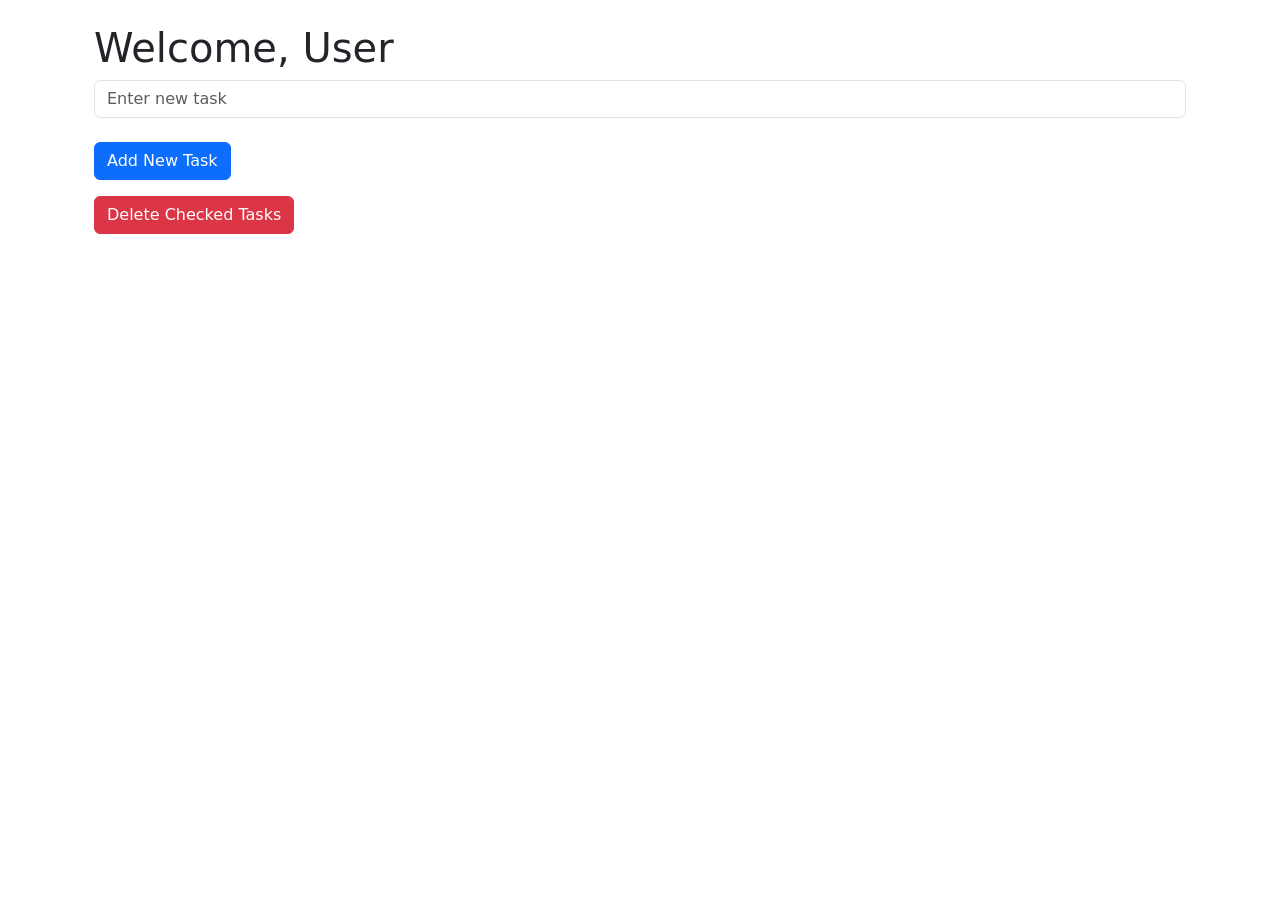
<file: index.html>
<!DOCTYPE html>
<html lang="en">

<head>
    <meta charset="UTF-8">
    <meta name="viewport" content="width=device-width, initial-scale=1.0">
    <title>Home</title>
    <link rel="stylesheet" href="style.css">
    <link href="https://cdn.jsdelivr.net/npm/bootstrap@5.3.3/dist/css/bootstrap.min.css" rel="stylesheet"
        integrity="sha384-QWTKZyjpPEjISv5WaRU9OFeRpok6YctnYmDr5pNlyT2bRjXh0JMhjY6hW+ALEwIH" crossorigin="anonymous">
</head>

<body>
    <div class="container p-4">
        <h1 id="welcomeMessage">Welcome, User</h1>
        <div class="mb-3">
            <input id="taskinput" type="text" class="form-control mb-4" placeholder="Enter new task">
            <button id="addTask" class="btn btn-primary">Add New Task</button>
        </div>
        <div>
            <ul id="taskList"></ul>
        </div>
        <button id="deleteChecked" class="btn btn-danger">Delete Checked Tasks</button>
    </div>
    <script src="main.js"></script>
</body>

</html>
</file>
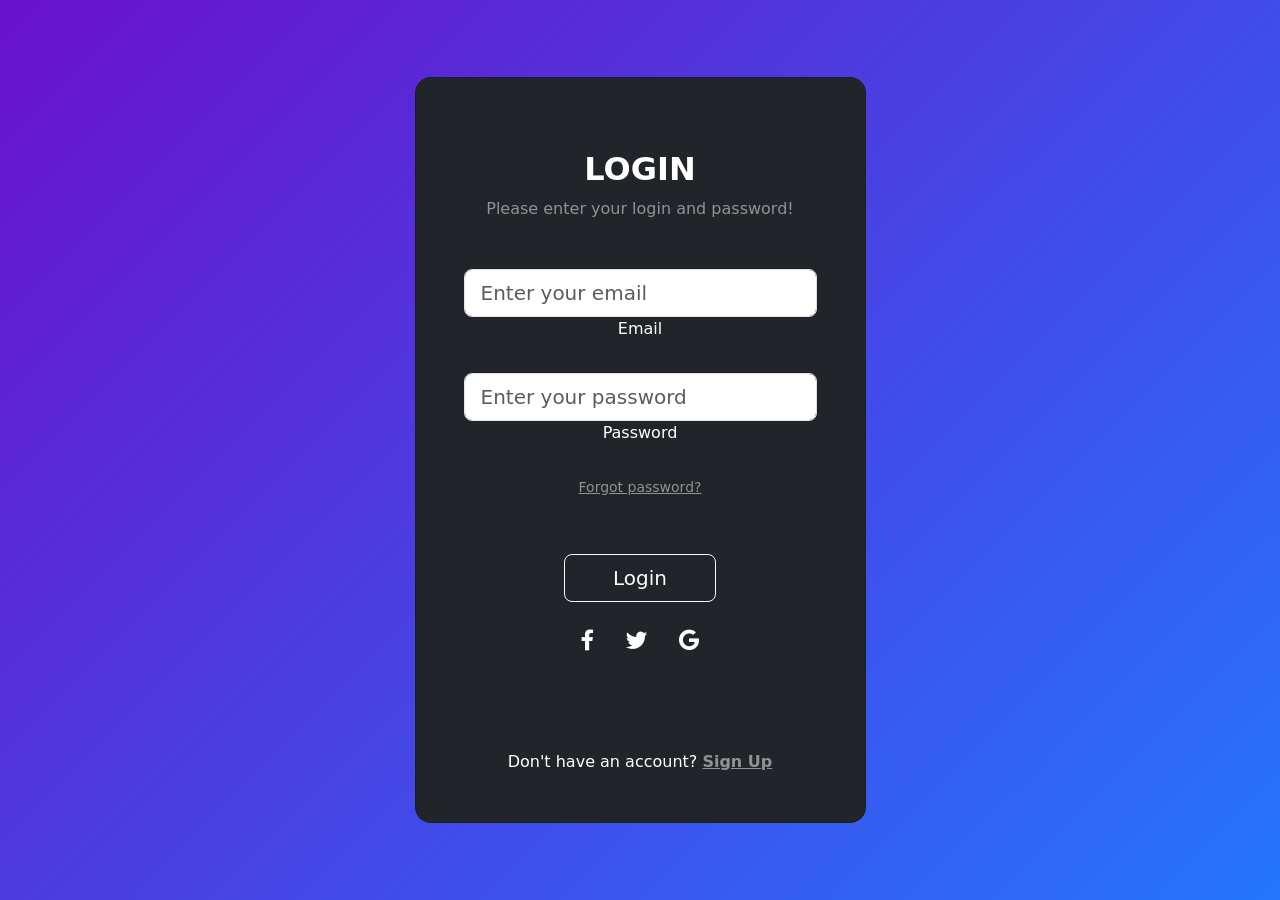
<file: login.html>
<!DOCTYPE html>
<html lang="en">

<head>
    <meta charset="UTF-8">
    <meta name="viewport" content="width=device-width, initial-scale=1.0">
    <title>Login</title>
    <link rel="stylesheet" href="style.css">
    <link href="https://cdn.jsdelivr.net/npm/bootstrap@5.3.3/dist/css/bootstrap.min.css" rel="stylesheet"
        integrity="sha384-QWTKZyjpPEjISv5WaRU9OFeRpok6YctnYmDr5pNlyT2bRjXh0JMhjY6hW+ALEwIH" crossorigin="anonymous">
    <link href="https://cdnjs.cloudflare.com/ajax/libs/font-awesome/5.15.4/css/all.min.css" rel="stylesheet">
</head>

<body>
    <section class="vh-100 gradient-custom">
        <div class="container py-5 h-100">
            <div class="row d-flex justify-content-center align-items-center h-100">
                <div class="col-12 col-md-8 col-lg-6 col-xl-5">
                    <div class="card bg-dark text-white" style="border-radius: 1rem;">
                        <div class="card-body p-5 text-center">
                            <div class="mb-md-5 mt-md-4 pb-5">
                                <h2 class="fw-bold mb-2 text-uppercase">Login</h2>
                                <p class="text-white-50 mb-5">Please enter your login and password!</p>
                                <div class="form-outline form-white mb-4">
                                    <input type="email" id="email" class="form-control form-control-lg" placeholder="Enter your email" required />
                                    <label class="form-label" for="email">Email</label>
                                    <small id="emailError" class="text-danger"></small>
                                </div>
                                <div class="form-outline form-white mb-4">
                                    <input type="password" id="password" class="form-control form-control-lg" placeholder="Enter your password" required />
                                    <label class="form-label" for="password">Password</label>
                                </div>

                                <p class="small mb-5 pb-lg-2"><a class="text-white-50" href="#!">Forgot password?</a></p>
                                <button id="loginBtn" class="btn btn-outline-light btn-lg px-5" type="submit">Login</button>

                                <div class="d-flex justify-content-center text-center mt-4 pt-1">
                                    <a href="#!" class="text-white"><i class="fab fa-facebook-f fa-lg"></i></a>
                                    <a href="#!" class="text-white"><i class="fab fa-twitter fa-lg mx-4 px-2"></i></a>
                                    <a href="#!" class="text-white"><i class="fab fa-google fa-lg"></i></a>
                                </div>
                            </div>

                            <div>
                                <p class="mb-0">Don't have an account? <a href="#!" class="text-white-50 fw-bold">Sign Up</a></p>
                            </div>
                        </div>
                    </div>
                </div>
            </div>
        </div>
    </section>
    <script src="main.js"></script>
</body>

</html>
</file>
<file: style.css>
.task-item {
    display: flex;
    align-items: center;
    justify-content: space-between;
    gap: 10px;
}

.task-text {
    flex-grow: 1;
}

.completed {
    text-decoration: line-through;
    color: gray;
}
.gradient-custom {
    background: linear-gradient(135deg, #6a11cb 0%, #2575fc 100%);
}
</file>
